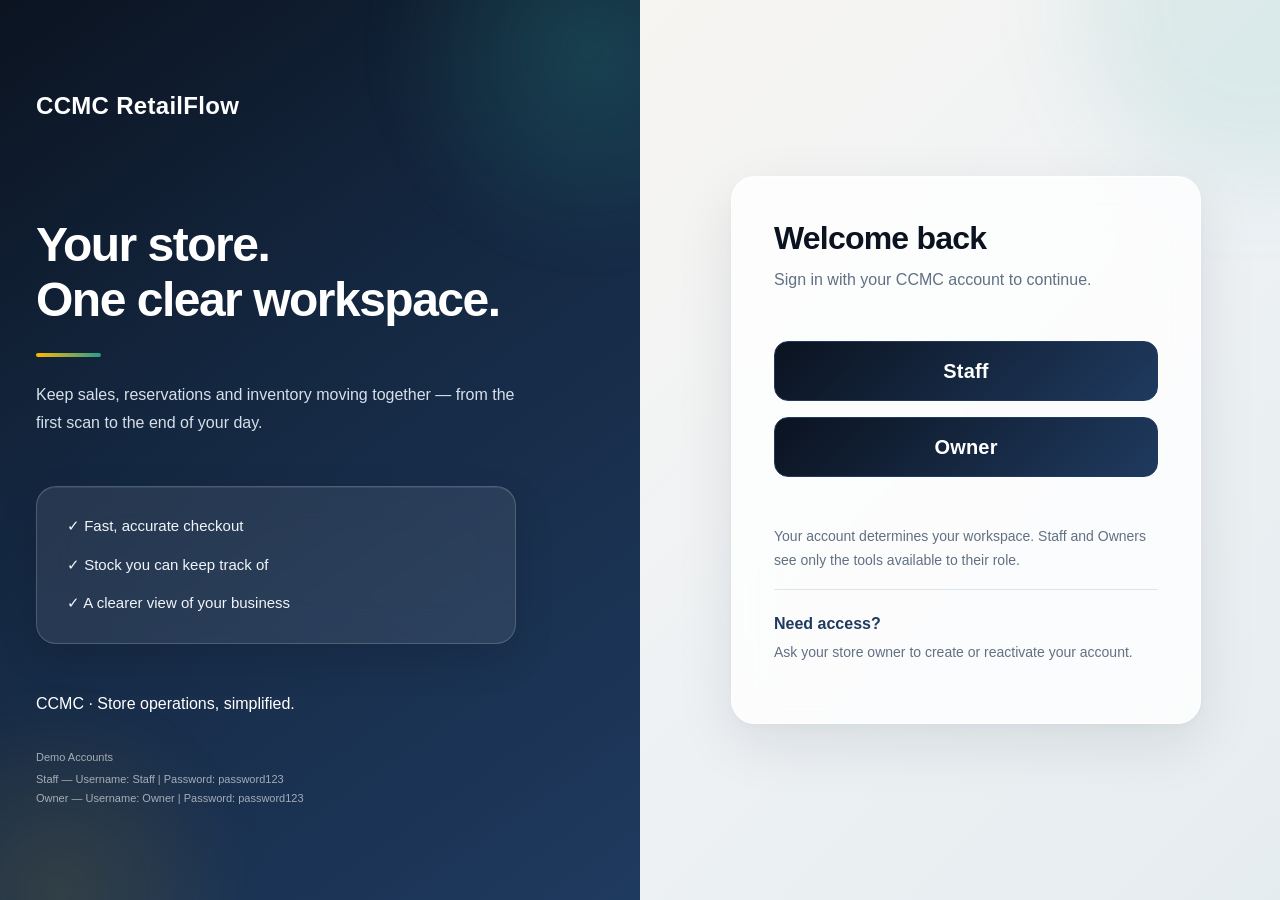
<file: frontend/index.html>
<!DOCTYPE html>
<html lang="en">
<head>
    <meta charset="UTF-8">
    <meta name="viewport" content="width=device-width, initial-scale=1.0">

    <title>CCMC RetailFlow | Login</title>

    <!-- Bootstrap 5 -->
    <link
        href="https://cdn.jsdelivr.net/npm/bootstrap@5.3.3/dist/css/bootstrap.min.css"
        rel="stylesheet"
    >

    <!-- Login Styling -->
    <link rel="stylesheet" href="css/style.css">

    <!-- Global Button Styling -->
    <link rel="stylesheet" href="css/buttons.css">
</head>

<body>
    <main class="container-fluid">
        <div class="row min-vh-100">

            <!-- LEFT PANEL: BRANDING -->
            <!-- Mobile: compact brand banner. Tablet/desktop: original full branding panel. -->
            <section class="col-lg-6 bg-dark text-white p-3 p-sm-5">

                <h4 class="fw-bold mb-0 mb-sm-5">
                    CCMC RetailFlow
                </h4>

                <!-- Short subtitle displayed only on phones. -->
                <p class="small text-white-50 mt-1 mb-0 d-sm-none">
                    Store operations, simplified.
                </p>

                <!-- Original branding content: unchanged at 576px and above. -->
                <div class="mt-5 d-none d-sm-block">

                    <h1 class="display-5 fw-bold">
                        Your store.<br>
                        One clear workspace.
                    </h1>

                    <p class="mt-4">
                        Keep sales, reservations and inventory
                        moving together — from the first scan
                        to the end of your day.
                    </p>

                    <div class="mt-5">
                        <p>✓ Fast, accurate checkout</p>
                        <p>✓ Stock you can keep track of</p>
                        <p>✓ A clearer view of your business</p>
                    </div>

                </div>

                <p class="mt-5 d-none d-sm-block">
                    CCMC · Store operations, simplified.
                </p>

                <!-- DEMO ACCOUNT CREDENTIALS -->
                <div
                    class="mt-3"
                    style="
                        font-size: 11px;
                        color: rgba(255,255,255,0.60);
                        line-height: 1.7;
                    "
                >

                    <p class="mb-1">
                        Demo Accounts
                    </p>

                    <div>
                        Staff — Username: Staff | Password: password123
                    </div>

                    <div>
                        Owner — Username: Owner | Password: password123
                    </div>

                </div>

            </section>

            <!-- RIGHT PANEL: LOGIN -->
            <!-- Mobile padding is smaller; original p-5 remains at 576px and above. -->
            <section class="col-lg-6 bg-white p-3 p-sm-5">

                <div class="mx-auto" style="max-width: 450px;">

                    <!-- ROLE SELECTION -->
                    <div id="roleSelection">

                        <h2 class="fw-bold">
                            Welcome back
                        </h2>

                        <p class="text-secondary">
                            Sign in with your CCMC account
                            to continue.
                        </p>

                        <!-- Phone-only gold-to-teal accent from the approved design -->
                        <div class="login-mobile-gradient d-sm-none" aria-hidden="true"></div>

                        <div class="d-grid gap-3 mt-4 mt-sm-5">

                            <button
                                type="button"
                                id="staffRoleBtn"
                                class="btn btn-primary btn-lg">
                                Staff
                            </button>

                            <button
                                type="button"
                                id="ownerRoleBtn"
                                class="btn btn-primary btn-lg">
                                Owner
                            </button>

                        </div>

                    </div>

                    <!-- LOGIN FORM -->
                    <div id="loginSection" class="d-none">

                        <p
                            id="roleLabel"
                            class="text-uppercase fw-semibold">
                            Secure Account Access
                        </p>

                        <h2 class="fw-bold">
                            Welcome back
                        </h2>

                        <p class="text-secondary mb-4">
                            Sign in with your CCMC account
                            to continue.
                        </p>

                        <!-- Phone-only accent also appears after role selection -->
                        <div class="login-mobile-gradient d-sm-none" aria-hidden="true"></div>

                        <!-- ERROR MESSAGE -->
                        <div
                            id="loginError"
                            class="alert alert-danger d-none"
                            role="alert">
                        </div>

                        <form id="loginForm">

                            <!-- USERNAME -->
                            <div class="mb-3">

                                <label for="username" class="form-label">
                                    Username *
                                </label>

                                <input
                                    type="text"
                                    id="username"
                                    class="form-control"
                                    placeholder="Enter your username"
                                    autocomplete="username"
                                    required>

                            </div>

                            <!-- PASSWORD -->
                            <div class="mb-4">

                                <label for="password" class="form-label">
                                    Password *
                                </label>

                                <input
                                    type="password"
                                    id="password"
                                    class="form-control"
                                    placeholder="Enter your password"
                                    autocomplete="current-password"
                                    required>

                            </div>

                            <!-- SIGN IN BUTTON -->
                            <button
                                type="submit"
                                id="signInBtn"
                                class="btn btn-primary w-100">
                                Sign in
                            </button>

                        </form>

                        <!-- BACK BUTTON -->
                        <button
                            type="button"
                            id="backToRoleBtn"
                            class="btn btn-outline-secondary mt-3">
                            Back to Role
                        </button>

                    </div>

                    <!-- ACCOUNT INFORMATION -->
                    <p class="text-secondary small mt-5">
                        Your account determines your workspace.
                        Staff and Owners see only the tools
                        available to their role.
                    </p>

                    <hr>

                    <h6 class="fw-bold mt-4">
                        Need access?
                    </h6>

                    <p class="text-secondary small">
                        Ask your store owner to create
                        or reactivate your account.
                    </p>

                </div>

                <!-- Decorative mobile accent below the glass login card -->
                <div class="login-mobile-bottom-gradient d-sm-none" aria-hidden="true"></div>

            </section>

        </div>
    </main>

    <!-- Bootstrap 5 JavaScript -->
    <script src="https://cdn.jsdelivr.net/npm/bootstrap@5.3.3/dist/js/bootstrap.bundle.min.js"></script>

    <!-- Login JavaScript -->
    <script src="auth.js"></script>
</body>
</html>
</file>
<file: frontend/css/style.css>
/* ==========================================
CCMC RETAILFLOW – LOGIN DESIGN
Bootstrap 5 Custom Styling
========================================== */

/* COLOR PALETTE */

:root {
    --midnight: #0B1320;
    --navy: #1F3A5F;
    --off-white: #F7F5F2;
    --gold: #FFB703;
    --teal: #2A9D8F;

    --text: #19283A;
    --muted: #617083;
    --border: #DCE3EA;
}

/* ==========================================
GLOBAL STYLES
========================================== */

* {
box-sizing: border-box;
}

html,
body {
    min-height: 100%;
}

body {
    margin: 0;
    font-family: "Segoe UI", Arial, sans-serif;
    color: var(--text);
    background: var(--off-white);
}

.container-fluid {
    padding: 0;
}

/* ==========================================
LEFT BRANDING PANEL
========================================== */

section.bg-dark {
    position: relative;
    overflow: hidden;
    isolation: isolate;

    display: flex;
    flex-direction: column;
    justify-content: center;

    background: linear-gradient(
        145deg,
        var(--midnight) 0%,
        #142740 40%,
        var(--navy) 100%
    ) !important;
}

/* Decorative Teal Glow */

section.bg-dark::before {
    content: "";
    position: absolute;

    width: 420px;
    height: 420px;

    top: -160px;
    right: -160px;

    border-radius: 50%;

    background: radial-gradient(
        circle,
        rgba(42, 157, 143, 0.25),
        transparent 70%
    );

    filter: blur(20px);
    pointer-events: none;
    z-index: -1;
}

/* Decorative Gold Glow */

section.bg-dark::after {
    content: "";
    position: absolute;

    width: 380px;
    height: 380px;

    bottom: -180px;
    left: -120px;

    border-radius: 50%;

    background: radial-gradient(
        circle,
        rgba(255, 183, 3, 0.12),
        transparent 70%
    );

    filter: blur(25px);
    pointer-events: none;
    z-index: -1;
}

/* Branding Typography */

section.bg-dark h4 {
    font-weight: 700;
    letter-spacing: 0.3px;
    color: #FFFFFF;
}

section.bg-dark h1 {
    font-weight: 750;
    letter-spacing: -1.5px;
    line-height: 1.15;
    color: #FFFFFF;
}

/* Gold-to-Teal Accent */

section.bg-dark h1::after {
    content: "";
    display: block;

    width: 65px;
    height: 4px;

    margin-top: 25px;

    background: linear-gradient(
        90deg,
        var(--gold),
        var(--teal)
    );

    border-radius: 10px;
}

/* Branding Description */

section.bg-dark h1 + p {
    max-width: 480px;
    color: #D6E0EA;
    line-height: 1.8;
    font-size: 16px;
}

/* ==========================================
GLASSMORPHISM FEATURE CARD
========================================== */

section.bg-dark h1 + p + div {
    max-width: 480px;
    padding: 28px 30px;

    background: rgba(255, 255, 255, 0.08);

    border: 1px solid rgba(255, 255, 255, 0.18);
    border-radius: 20px;

    backdrop-filter: blur(18px);
    -webkit-backdrop-filter: blur(18px);

    box-shadow:
        0 15px 40px rgba(0, 0, 0, 0.12),
        inset 0 1px 0 rgba(255, 255, 255, 0.08);
    }

    section.bg-dark h1 + p + div p {
        margin-bottom: 16px;
        color: #F1F5F9;
        font-size: 15px;
    }

    section.bg-dark h1 + p + div p:last-child {
        margin-bottom: 0;
    }

    /* Bottom Branding Text */

    section.bg-dark > p:last-child {
        color: #AABACB;
        font-size: 13px;
        letter-spacing: 0.2px;
    }

    /* ==========================================
    RIGHT LOGIN PANEL
    ========================================== */

    section.bg-white {
        position: relative;
        overflow: hidden;

        display: flex;
        align-items: center;
        justify-content: center;

        background: linear-gradient(
            135deg,
            var(--off-white) 0%,
            #EDF1F4 55%,
            #E5ECEF 100%
        ) !important;
    }

    /* Decorative Teal Glow */

    section.bg-white::before {
        content: "";
        position: absolute;

        width: 350px;
        height: 350px;

        top: -170px;
        right: -140px;

        border-radius: 50%;

        background: rgba(42, 157, 143, 0.1);
        filter: blur(45px);

        pointer-events: none;
    }

    /* ==========================================
    GLASSMORPHISM LOGIN CONTAINER
    ========================================== */

    section.bg-white > .mx-auto {
        position: relative;
        z-index: 1;

        width: 100%;
        max-width: 470px !important;
        padding: 42px;

        background: rgba(255, 255, 255, 0.8);

        border: 1px solid rgba(255, 255, 255, 0.95);
        border-radius: 24px;

        backdrop-filter: blur(20px);
        -webkit-backdrop-filter: blur(20px);

        box-shadow:
            0 20px 60px rgba(11, 19, 32, 0.09),
            0 4px 12px rgba(11, 19, 32, 0.03);
        }


        /* ==========================================
        CCMC RETAILFLOW
        GOLD-TO-TEAL BUTTON HOVER ANIMATION
        ========================================== */

        .btn {
            position: relative;
            overflow: hidden;
        }

        /* Gradient line hidden by default */
        .btn::after {
            content: "";
            position: absolute;

            bottom: 0;
            left: 50%;

            width: 0;
            height: 4px;

            background: linear-gradient(
                90deg,
                #FFB703,
                #2A9D8F
            );

            border-radius: 4px 4px 0 0;
            transform: translateX(-50%);

            transition: width 0.3s ease;
            pointer-events: none;
        }

        /* Animate from center to both sides */
        .btn:not(:disabled):not(.disabled):hover::after,
        .btn:focus-visible::after {
            width: 100%;
        }

        /* Disabled buttons have no animation */
        .btn:disabled::after,
        .btn.disabled::after {
            width: 0;
        }

        /* Accessibility */
        @media (prefers-reduced-motion: reduce) {
            .btn::after {
                transition: none;
            }
        }

        /* ==========================================
        LOGIN TYPOGRAPHY
        ========================================== */

        section.bg-white h2 {
            font-weight: 700;
            color: var(--midnight);
            letter-spacing: -0.8px;
        }

        section.bg-white h6 {
            color: var(--navy);
        }

        section.bg-white .text-secondary {
            color: var(--muted) !important;
            line-height: 1.7;
        }

        #roleLabel {
            color: var(--teal);
            font-size: 12px;
            letter-spacing: 1.2px;
        }

        section.bg-white hr {
            border-color: #D8E0E7;
            opacity: 0.8;
        }

        /* ==========================================
        BOOTSTRAP 5 FORM CUSTOMIZATION
        ========================================== */

        .form-label {
            color: var(--navy);
            font-weight: 600;
            font-size: 14px;
        }

        .form-control {
            background: rgba(255, 255, 255, 0.95);

            border: 1px solid var(--border);
            border-radius: 12px;

            padding: 13px 15px;
            color: var(--midnight);

            transition:
                border-color 0.2s ease,
                box-shadow 0.2s ease;
            }

            .form-control::placeholder {
                color: #8B97A5;
            }

            .form-control:focus {
                background: #FFFFFF;
                border-color: var(--teal);

                box-shadow:
                    0 0 0 4px rgba(42, 157, 143, 0.13);

                    outline: none;
                }

                /* ==========================================
                LOGIN ERROR MESSAGES
                ========================================== */

                .alert-danger {
                    background: #FFF1F0;
                    border: 1px solid #F2C9C6;
                    color: #9B2929;

                    border-radius: 12px;
                    padding: 14px 16px;
                    font-size: 14px;
                }


                /* ==========================================
                LOGIN VALIDATION FEEDBACK
                ========================================== */

                .form-control.is-invalid {
                    border-color: #C44750;
                    background-color: #FFF8F8;
                }

                .form-control.is-invalid:focus {
                    border-color: #C44750;

                    box-shadow:
                        0 0 0 4px rgba(196, 71, 80, 0.12);
                    }

                    /* Error alert */
                    #loginError.alert-danger {
                        border-left: 4px solid #C44750;
                    }

                    /* Successful login alert */
                    #loginError.alert-success {
                        background: #EAF7F3;
                        border: 1px solid #B4DDD2;
                        border-left: 4px solid #2A9D8F;

                        color: #176B61;
                        border-radius: 12px;
                    }

                    /* ==========================================
                    RESPONSIVE DESIGN
                    ========================================== */

                    @media (max-width: 991.98px) {

                        section.bg-dark {
                            min-height: auto;
                            padding: 45px 25px !important;
                        }

                        section.bg-dark h1 {
                            font-size: 36px;
                        }

                        section.bg-white {
                            min-height: auto;
                            padding: 45px 20px !important;
                        }

                        section.bg-white > .mx-auto {
                            padding: 32px 26px;
                        }
                    }

                    @media (max-width: 575.98px) {

                        section.bg-dark h1 {
                            font-size: 30px;
                        }

                        section.bg-dark h1 + p + div {
                            padding: 22px;
                        }

                        section.bg-white > .mx-auto {
                            padding: 26px 20px;
                            border-radius: 18px;
                        }
                    }

/* ==========================================
   CCMC RETAILFLOW – PHONE-ONLY LOGIN IMPROVEMENTS
   These additions affect only widths below 576px.
   All existing tablet/desktop rules above are preserved.
   ========================================== */

@media (max-width: 575.98px) {
    /* Short branding banner, retaining the original navy gradient and glow. */
    section.bg-dark {
        min-height: 0;
        padding: 20px 18px !important;
        justify-content: center;
    }

    section.bg-dark h4 {
        font-size: 1.125rem;
        line-height: 1.3;
        letter-spacing: 0.2px;
    }

    section.bg-dark > p.d-sm-none {
        font-size: 0.75rem;
        line-height: 1.4;
        color: #AABACB !important;
    }

    /* More compact decorative glows, without changing their palette. */
    section.bg-dark::before {
        width: 240px;
        height: 240px;
        top: -130px;
        right: -110px;
    }

    section.bg-dark::after {
        width: 220px;
        height: 220px;
        bottom: -150px;
        left: -110px;
    }

    /* Put the actual login controls near the top on phones. */
    section.bg-white {
        min-height: 0;
        padding: 16px 14px 24px !important;
        align-items: flex-start;
    }

    /* Preserve the original glassmorphism, with phone-friendly proportions. */
    section.bg-white > .mx-auto {
        width: 100%;
        min-width: 0;
        max-width: 470px !important;
        padding: 24px 18px;
        border-radius: 18px;
    }

    section.bg-white h2 {
        font-size: clamp(1.45rem, 6vw, 1.75rem);
        line-height: 1.2;
        letter-spacing: -0.5px;
        overflow-wrap: anywhere;
    }

    section.bg-white .text-secondary {
        line-height: 1.5;
    }

    /* Role selection stays full-width, with easy-to-tap buttons. */
    #roleSelection .d-grid {
        margin-top: 1.25rem !important;
        gap: 12px !important;
    }

    #roleSelection .btn,
    #signInBtn,
    #backToRoleBtn {
        min-height: 48px;
        font-size: 1rem;
        white-space: normal;
    }

    #roleSelection .btn {
        width: 100%;
    }

    /* iOS-friendly input text size avoids zooming when a field receives focus. */
    #loginForm .form-control {
        display: block;
        width: 100%;
        min-height: 48px;
        font-size: 16px;
        padding: 12px 14px;
    }

    #loginForm .form-label {
        font-size: 0.875rem;
    }

    #signInBtn,
    #backToRoleBtn {
        width: 100%;
    }

    #backToRoleBtn {
        margin-top: 12px !important;
    }

    #loginError {
        overflow-wrap: anywhere;
        font-size: 0.875rem;
        padding: 12px 14px;
    }

    /* Condense supporting copy without hiding help or account information. */
    section.bg-white > .mx-auto > p.text-secondary.small.mt-5 {
        margin-top: 24px !important;
        font-size: 0.8125rem;
    }

    section.bg-white hr {
        margin: 14px 0;
    }

    section.bg-white h6.mt-4 {
        margin-top: 16px !important;
    }

    section.bg-white > .mx-auto > p.text-secondary.small:last-child {
        margin-bottom: 0;
    }
}


/* ==========================================
   CCMC RETAILFLOW — APPROVED MOBILE LOGIN LOOK
   Blue desktop-brand gradient + frosted white glass.
   Phones only: desktop/tablet rules above remain intact.
   ========================================== */
@media (max-width: 575.98px) {
    html,
    body {
        background: #080f18;
    }

    /* One continuous navy gradient behind branding and glass card. */
    main.container-fluid {
        max-width: 100%;
        overflow-x: clip;
    }

    main.container-fluid > .row {
        margin-left: 0;
        margin-right: 0;
        min-height: 100svh;
        align-content: start;
        background:
            radial-gradient(ellipse at 94% 29%, rgba(42,157,143,0.16), transparent 44%),
            linear-gradient(145deg, #0B1320 0%, #142740 46%, #1F3A5F 100%);
    }

    /* Brand header is small, flush with the continuous page background. */
    section.bg-dark {
        padding: 28px 28px 16px !important;
        min-height: 0;
        background: transparent !important;
        align-items: flex-start;
        justify-content: flex-start;
        overflow: hidden;
    }

    section.bg-dark h4 {
        margin: 0;
        font-size: 1rem;
        line-height: 1.3;
        color: #fff;
    }

    section.bg-dark > p.d-sm-none {
        margin-top: 4px !important;
        color: #D6E0EA !important;
        font-size: 0.75rem;
        line-height: 1.4;
    }

    /* Remove the previous light panel on phones only. */
    section.bg-white {
        position: relative;
        display: flex;
        flex-direction: column;
        align-items: stretch;
        justify-content: flex-start;
        overflow: visible;
        min-height: 0;
        padding: 0 16px 22px !important;
        background: transparent !important;
    }

    section.bg-white::before {
        top: -50px;
        right: -90px;
        width: 250px;
        height: 250px;
        background: rgba(42,157,143,0.14);
        filter: blur(48px);
        z-index: 0;
    }

    /* The role selector and login form share the same frosted-glass card. */
    section.bg-white > .mx-auto {
        position: relative;
        z-index: 1;
        width: 100%;
        max-width: 470px !important;
        margin-left: auto;
        margin-right: auto;
        padding: 20px 15px 18px;
        background: rgba(245,249,252,0.88);
        border: 1px solid rgba(255,255,255,0.92);
        border-radius: 18px;
        -webkit-backdrop-filter: blur(22px) saturate(145%);
        backdrop-filter: blur(22px) saturate(145%);
        box-shadow:
            inset 0 1px 0 rgba(255,255,255,0.95),
            0 14px 32px rgba(3,13,25,0.24),
            0 3px 10px rgba(3,13,25,0.08);
    }

    section.bg-white h2 {
        font-size: clamp(1.35rem, 6vw, 1.65rem);
        font-weight: 700;
        line-height: 1.22;
        letter-spacing: -0.45px;
        color: #0B1320;
    }

    section.bg-white .text-secondary {
        color: #617083 !important;
        line-height: 1.45;
    }

    #roleSelection > p.text-secondary,
    #loginSection > p.text-secondary.mb-4 {
        font-size: 0.82rem;
        margin-bottom: 8px !important;
    }

    /* Refined gold-to-teal line below Welcome back. */
    .login-mobile-gradient {
        width: 82px;
        height: 3px;
        margin: 8px 0 14px;
        border-radius: 999px;
        background: linear-gradient(90deg, #FFB703 0%, #2A9D8F 100%);
    }

    /* Match the dark rounded buttons in the screenshot. */
    #roleSelection .d-grid {
        margin-top: 12px !important;
        gap: 10px !important;
    }

    #staffRoleBtn,
    #ownerRoleBtn {
        width: 100%;
        min-height: 46px;
        padding: 10px 16px;
        border-radius: 11px;
        background: #153C5C;
        border: 1px solid rgba(255,255,255,0.08);
        box-shadow: 0 2px 5px rgba(11,19,32,0.06);
        font-size: 0.91rem;
        font-weight: 600;
        color: #fff;
    }

    #staffRoleBtn:hover,
    #ownerRoleBtn:hover,
    #staffRoleBtn:focus-visible,
    #ownerRoleBtn:focus-visible {
        background: #1F3A5F;
        border-color: rgba(42,157,143,0.48);
    }

    /* Keep the form comfortable and accessible when a role is selected. */
    #loginForm .form-control {
        min-height: 46px;
        width: 100%;
        font-size: 16px;
    }

    #signInBtn,
    #backToRoleBtn {
        width: 100%;
        min-height: 46px;
        border-radius: 11px;
    }

    #loginError {
        overflow-wrap: anywhere;
    }

    /* Quiet support information, without tall empty gaps. */
    section.bg-white > .mx-auto > p.text-secondary.small.mt-5 {
        margin-top: 18px !important;
        margin-bottom: 14px;
        font-size: 0.73rem;
        line-height: 1.35;
    }

    section.bg-white hr {
        margin: 12px 0 17px;
        border-color: #D2DBE3;
        opacity: 0.8;
    }

    section.bg-white h6.mt-4 {
        margin: 0 0 8px !important;
        font-size: 0.9rem;
    }

    section.bg-white > .mx-auto > p.text-secondary.small:last-child {
        font-size: 0.73rem;
        line-height: 1.45;
        margin-bottom: 0;
    }

    /* Long gold-to-teal line beneath the glass card. */
    .login-mobile-bottom-gradient {
        position: relative;
        z-index: 1;
        width: calc(100% - 24px);
        max-width: 446px;
        flex: 0 0 3px;
        height: 3px;
        margin: 12px auto 0;
        border-radius: 999px;
        background: linear-gradient(90deg, #FFB703 0%, #2A9D8F 100%);
    }
}
</file>
<file: frontend/css/buttons.css>
/* ==========================================
   CCMC RETAILFLOW – GLOBAL BUTTON DESIGN
   Bootstrap 5 + Gradient Hover Animation
   ========================================== */

:root {
    --ccmc-midnight: #0B1320;
    --ccmc-navy: #1F3A5F;
    --ccmc-gold: #FFB703;
    --ccmc-teal: #2A9D8F;
}

/* ALL BOOTSTRAP BUTTONS */

.btn {
    position: relative;
    overflow: hidden;

    border-radius: 12px;
    padding: 11px 20px;

    font-weight: 600;
    letter-spacing: 0.2px;

    transition:
        transform 0.2s ease,
        box-shadow 0.2s ease;
}

.btn:not(:disabled):not(.disabled):hover {
    transform: translateY(-2px);
}

/* GOLD-TO-TEAL GRADIENT UNDERLINE */

.btn::after {
    content: "";
    position: absolute;

    bottom: 0;
    left: 50%;

    width: 0;
    height: 4px;

    background: linear-gradient(
        90deg,
        var(--ccmc-gold),
        var(--ccmc-teal)
    );

    transform: translateX(-50%);
    border-radius: 4px 4px 0 0;

    transition: width 0.3s ease;
    pointer-events: none;
}

/* Show gradient underline on hover or keyboard focus */

.btn:not(:disabled):not(.disabled):hover::after,
.btn:focus-visible::after {
    width: 100%;
}

/* PRIMARY BUTTON */

.btn-primary {
    background: linear-gradient(
        135deg,
        var(--ccmc-midnight),
        var(--ccmc-navy)
    );

    border-color: var(--ccmc-navy);
    color: #FFFFFF;
}

.btn-primary:hover {
    background: linear-gradient(
        135deg,
        var(--ccmc-navy),
        #315A82
    );

    border-color: #315A82;
    color: #FFFFFF;

    box-shadow: 0 8px 22px rgba(31, 58, 95, 0.25);
}

/* SUCCESS BUTTON */

.btn-success {
    background: linear-gradient(
        135deg,
        var(--ccmc-navy),
        var(--ccmc-teal)
    );

    border-color: var(--ccmc-teal);
    color: #FFFFFF;
}

.btn-success:hover {
    background: linear-gradient(
        135deg,
        #245878,
        #23887D
    );

    border-color: #23887D;
    color: #FFFFFF;
}

/* WARNING BUTTON */

.btn-warning {
    background: linear-gradient(
        135deg,
        var(--ccmc-navy),
        var(--ccmc-gold)
    );

    border-color: #D99B00;
    color: #FFFFFF;
}

.btn-warning:hover {
    background: linear-gradient(
        135deg,
        #294F73,
        #E6A600
    );

    border-color: #D99B00;
    color: #FFFFFF;
}

/* DANGER BUTTON */

.btn-danger {
    background: linear-gradient(
        135deg,
        #8C2832,
        #C44750
    );

    border-color: #A73540;
    color: #FFFFFF;
}

.btn-danger:hover {
    background: linear-gradient(
        135deg,
        #A73540,
        #D45660
    );

    border-color: #A73540;
    color: #FFFFFF;
}

/* SECONDARY AND OUTLINE BUTTONS */

.btn-secondary,
.btn-outline-secondary,
.btn-outline-light {
    backdrop-filter: blur(10px);
    -webkit-backdrop-filter: blur(10px);
}

/* FOCUS INDICATOR */

.btn:focus-visible {
    outline: 3px solid var(--ccmc-gold);
    outline-offset: 3px;
}

/* DISABLED BUTTONS */

.btn:disabled,
.btn.disabled {
    opacity: 0.55;
    transform: none;
    box-shadow: none;
}

.btn:disabled::after,
.btn.disabled::after {
    width: 0;
}

/* BOOTSTRAP BUTTON SIZES */

.btn-sm {
    padding: 7px 14px;
    border-radius: 9px;
}

.btn-lg {
    padding: 14px 24px;
    border-radius: 14px;
}

/* ACCESSIBILITY */

@media (prefers-reduced-motion: reduce) {
    .btn,
    .btn::after {
        transition: none;
    }

    .btn:not(:disabled):not(.disabled):hover {
        transform: none;
    }
}
</file>
